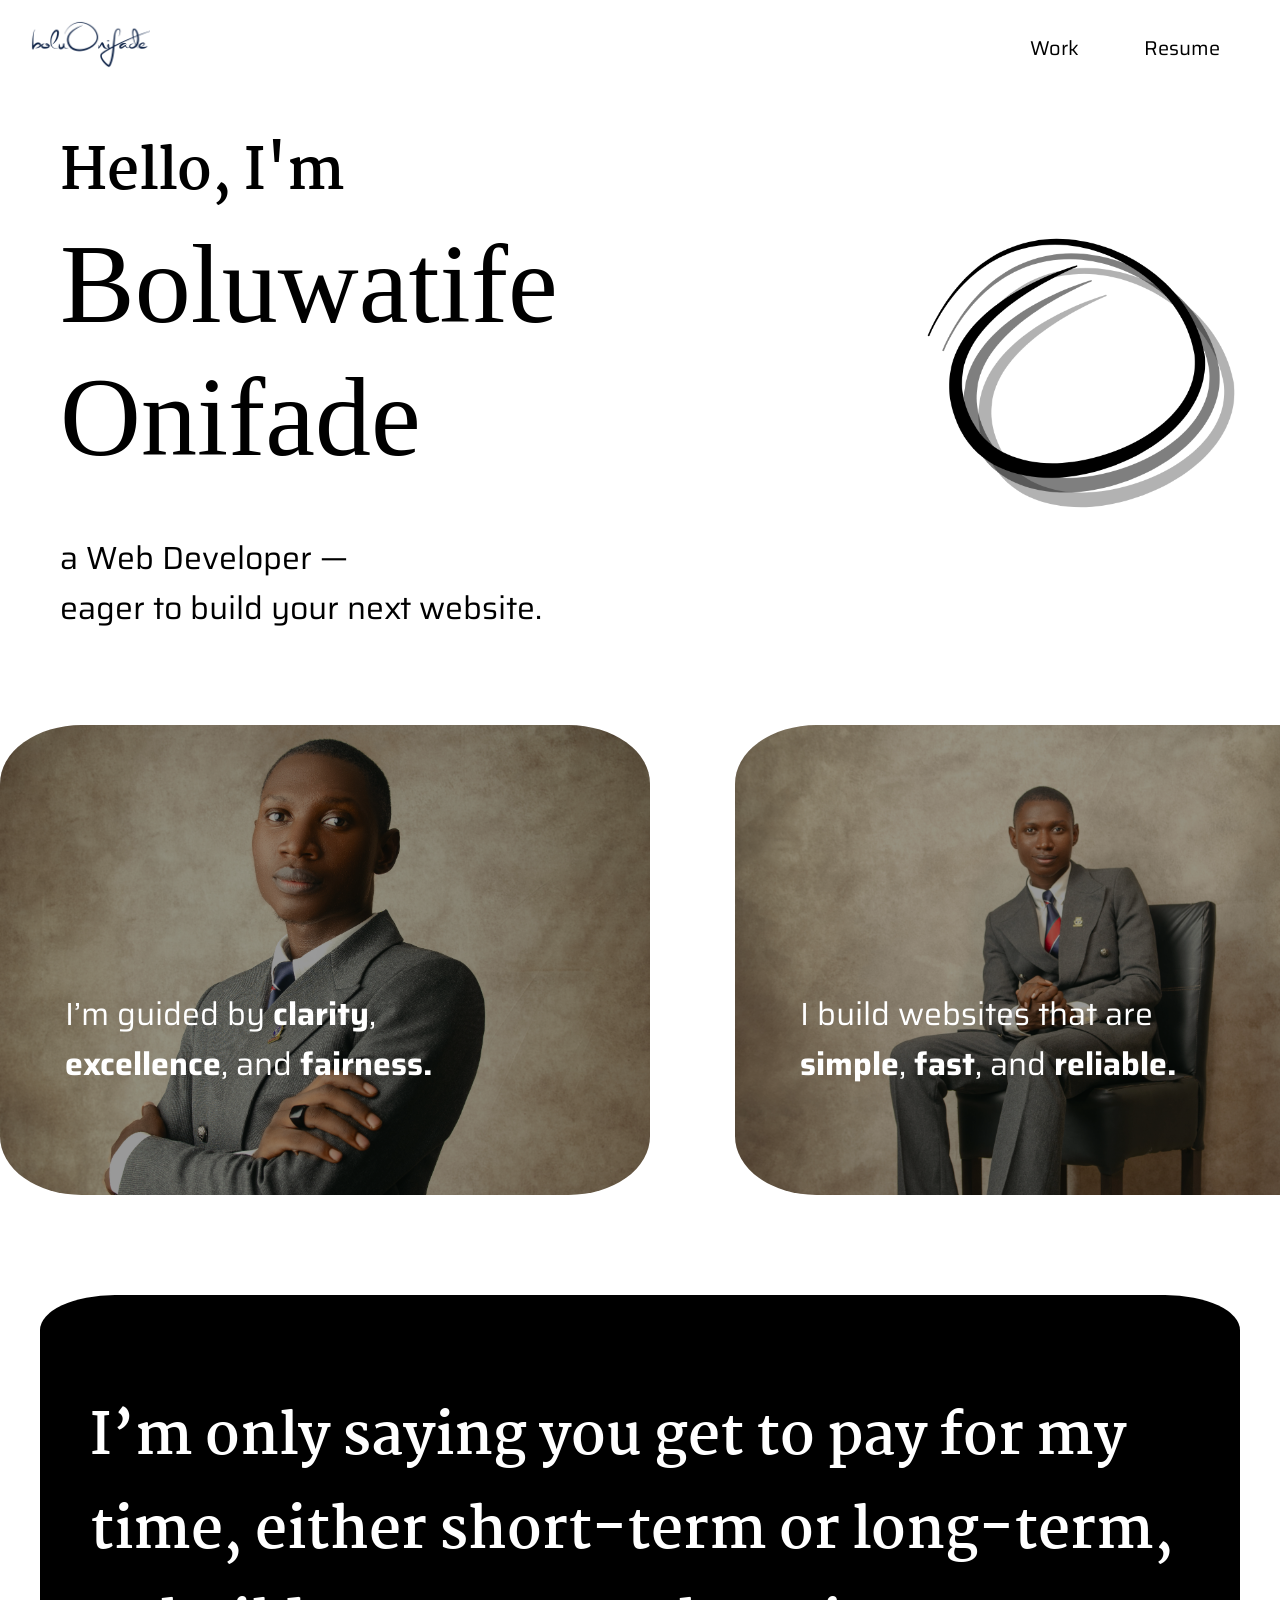
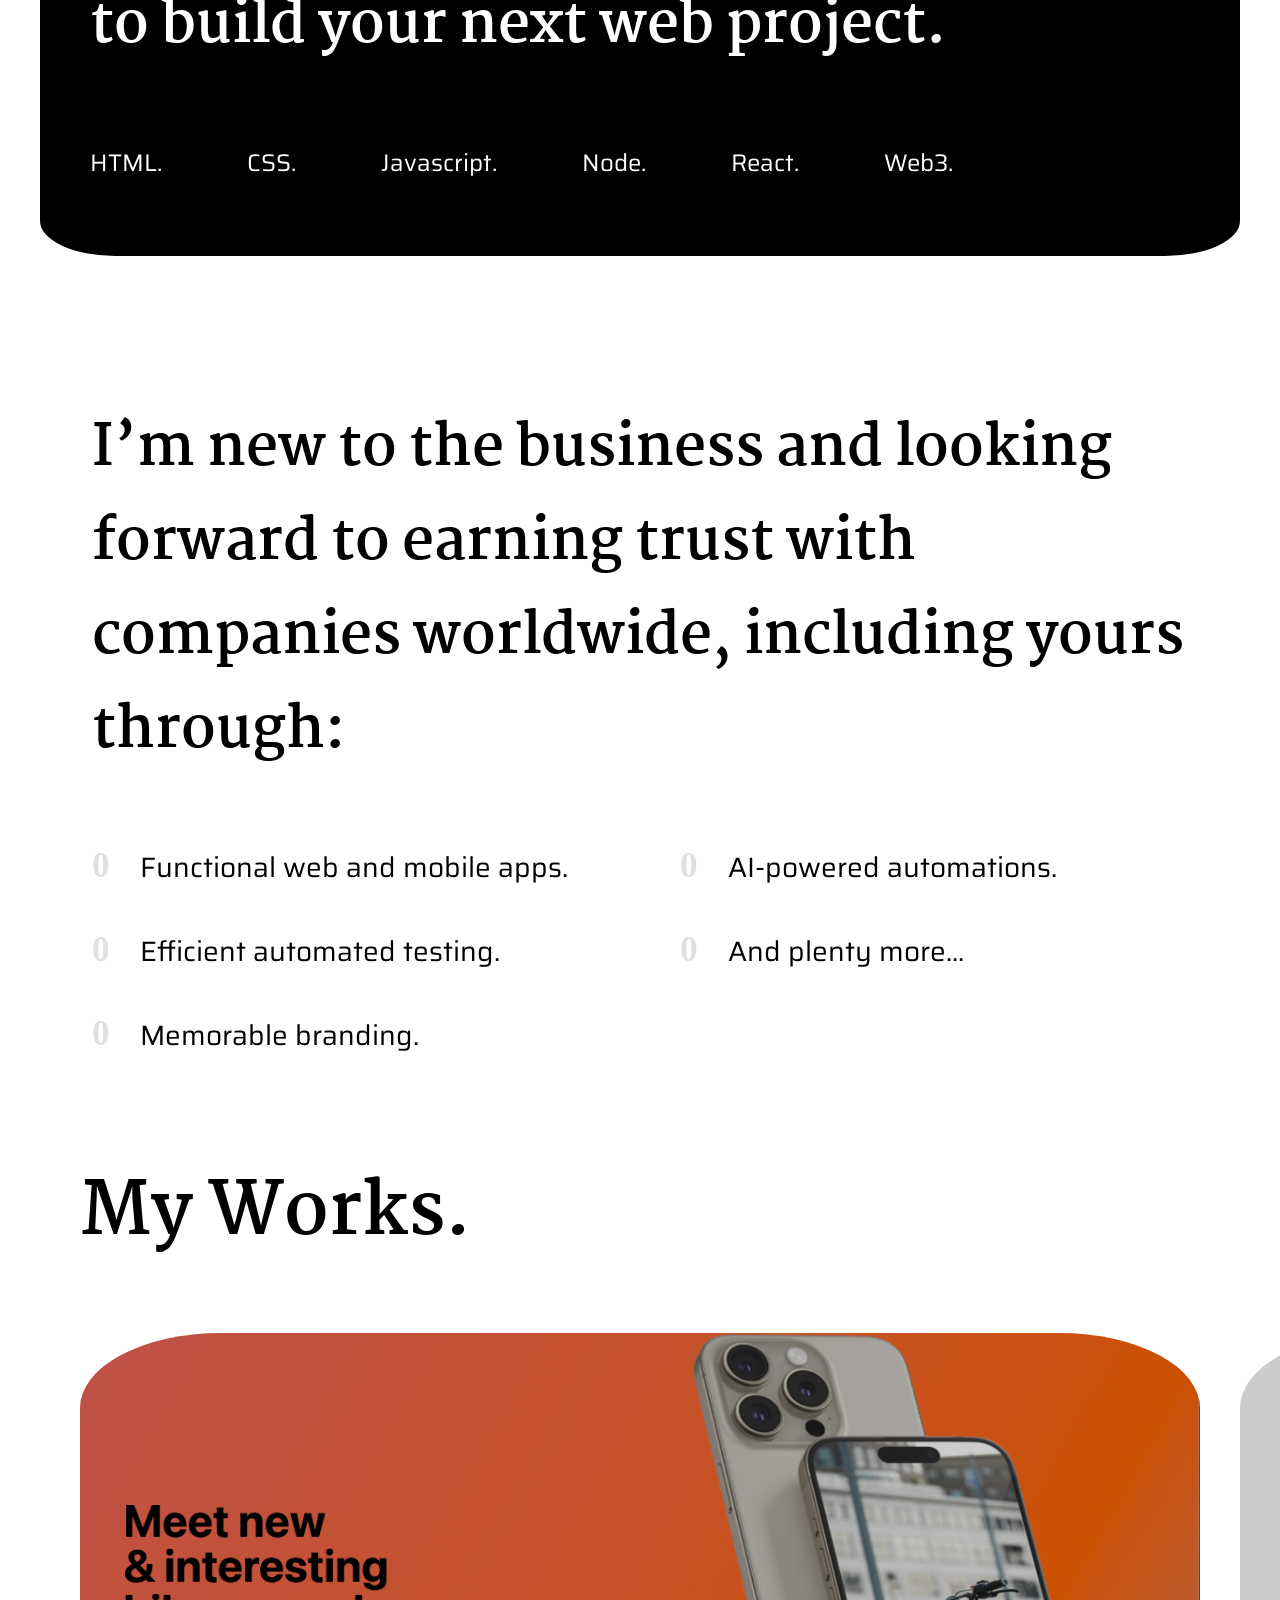
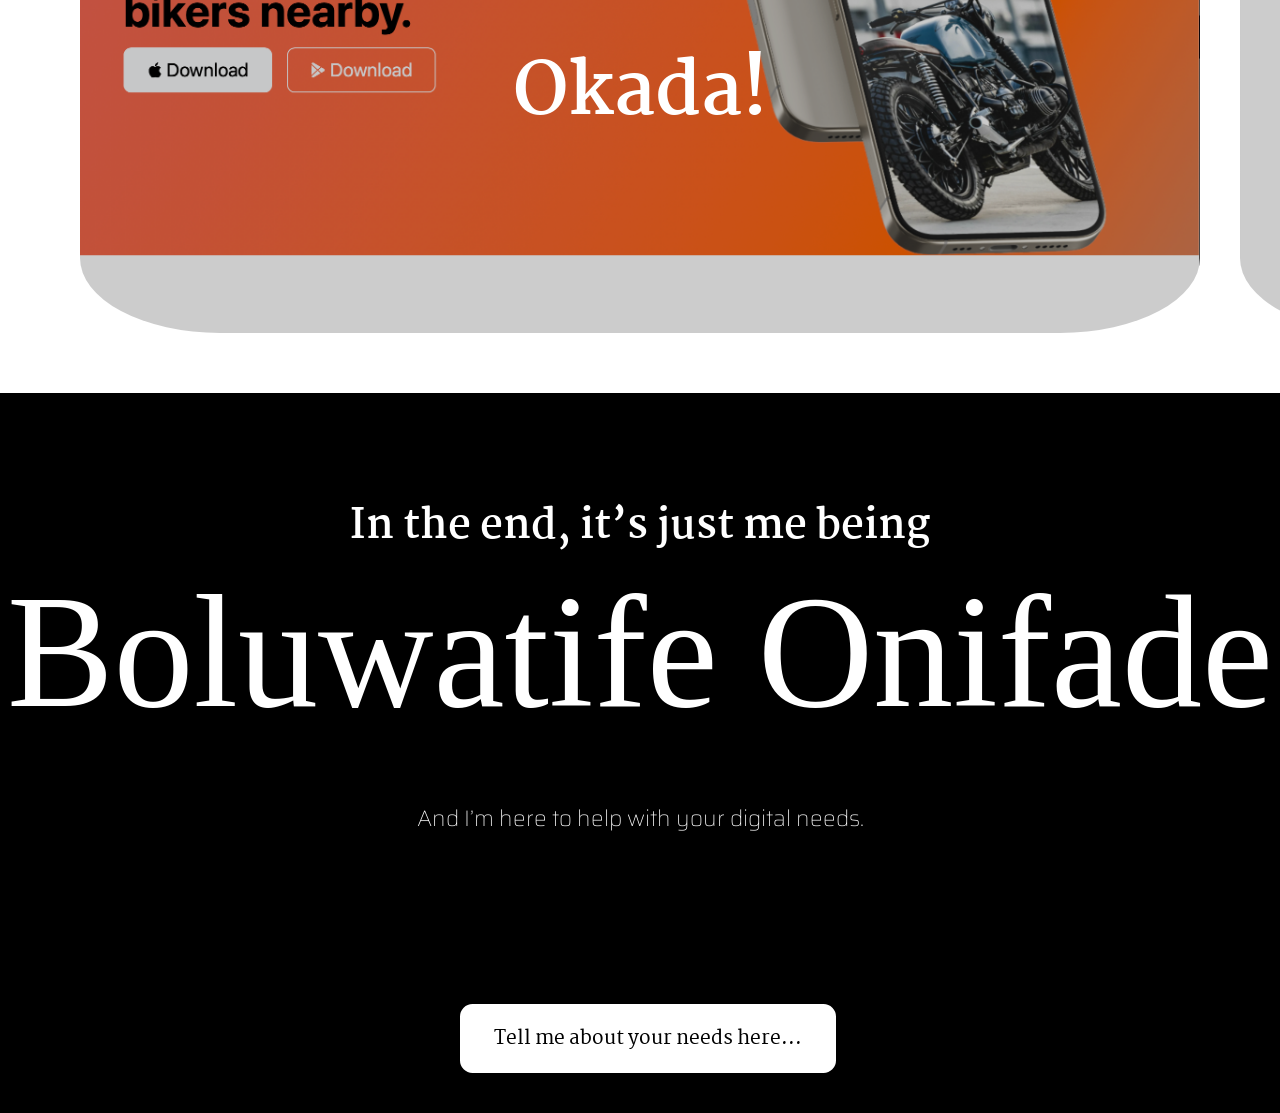
<file: index.html>
<!DOCTYPE html>
<html lang="en">
  <head>
    <meta charset="UTF-8" />
    <meta name="viewport" content="width=device-width, initial-scale=1.0" />
    <title>Boluwatife Onifade</title>
    <link rel="icon" type="images" href="./assets/images/favicon-boluwatife.png" />
    <link rel="stylesheet" href="./assets/css/style.css" />
    <link rel="preconnect" href="https://fonts.googleapis.com" />
    <link rel="preconnect" href="https://fonts.gstatic.com" crossorigin />
    <link
      href="https://fonts.googleapis.com/css2?family=Martel:wght@200;300;400;600;700;800;900&family=Saira:ital,wght@0,100..900;1,100..900&display=swap"
      rel="stylesheet"
    />
    <link
      href="https://db.onlinewebfonts.com/c/b9e83f196f6fdcc7c09ba36688c8b783?family=StephenType"
      rel="stylesheet"
    />
  </head>
  <body>
    <section id="header">
      <div class="navbar">
        <div class="logo-head">
          <a href="index.html"
            ><img src="./assets/images/logo-head.png" alt="bolu's logo"
          /></a>
        </div>
        <div class="menu-head">
          <a href="#works" class="menu-item">Work</a>
          <a
            href="https://dellightte.github.io/capstone-project-my-resume/"
            target="_blank"
            class="menu-item"
            >Resume</a
          >
        </div>
      </div>
    </section>
    <section id="hero-welcome">
      <div class="hero">
        <div class="hello">
          <h1>
            Hello, I'm <br />
            <span class="stephen"> Boluwatife Onifade </span>
          </h1>
          <h3>
            a Web Developer — <br />
            eager to build your next website.
          </h3>
        </div>
        <div class="rotating-logo">
          <img
            class="site-icon"
            src="./assets/images/black-rotating-logo.png"
            alt="site-icon"
          />
        </div>
      </div>
    </section>
    <section id="about-me">
      <div class="about">
        <div class="first-slide">
          <img
            class="bolu-stand"
            src="./assets/images/dr-boluwatife-4.jpg"
            alt="boluwatife's photo"
          />
          <h3 class="stand-text">
            I’m guided by <span class="bolden">clarity</span>, <br />
            <span class="bolden">excellence</span>, and
            <span class="bolden">fairness.</span>
          </h3>
        </div>
        <div class="second-slide">
          <img
            class="bolu-sit"
            src="./assets/images/dr-boluwatife-3.jpg"
            alt="boluwatife's photo sitting"
          />
          <h3 class="sit-text">
            I build websites that are <br />
            <span class="bolden">simple</span>,
            <span class="bolden">fast</span>, and
            <span class="bolden">reliable.</span>
          </h3>
        </div>
      </div>
    </section>
    <section id="skills">
      <div class="cover">
        <div>
          <h1>
            I’m only saying you get to pay for my time, either short-term or
            long-term, to build your next web project.
          </h1>
        </div>
        <div class="carousel-body">
          <div class="carousel-skills">
            <div class="carousel-track">
              <p class="skill-carousel">HTML.</p>
              <p class="skill-carousel">CSS.</p>
              <p class="skill-carousel">Javascript.</p>
              <p class="skill-carousel">Node.</p>
              <p class="skill-carousel">React.</p>
              <p class="skill-carousel">Web3.</p>
            </div>
          </div>
        </div>
      </div>
    </section>
    <section id="services">
      <div class="cover-services">
        <div>
          <h1 class="service-text">
            I’m new to the business and looking forward to earning trust with
            companies worldwide, including yours through:
          </h1>
        </div>
        <div>
          <ol class="list-grid">
            <li class="list-items">Functional web and mobile apps.</li>
            <li class="list-items">Efficient automated testing.</li>
            <li class="list-items">Memorable branding.</li>
            <li class="list-items">AI-powered automations.</li>
            <li class="list-items">And plenty more...</li>
          </ol>
        </div>
      </div>
    </section>
    <section id="works">
      <div class="work-cover">
        <h1 class="works-text">My Works.</h1>
      </div>
    </section>
    <section id="portfolio">
      <div class="portfolio-container">
        <div class="cover-works">
          <img src="./assets/images/okada-webview.png" alt="okada site screenshot" />
          <a href="https://dellightte.github.io/okada/" target="_blank"
            ><h1 class="works-text">Okada!</h1></a
          >
        </div>
        <div class="cover-works">
          <img
            src="./assets/images/apicalx-webview.png"
            alt="apicalx site screenshot"
          />
          <a href="https://dellightte.github.io/apicalX/" target="_blank"
            ><h1 class="works-text">ApicalX</h1></a
          >
        </div>
      </div>
    </section>
    <section id="footer">
      <div class="footer-cover">
        <div class="footer-1">
          <h1 class="footer-text">
            In the end, it’s just me being <br />
            <span class="stephen-footer"> Boluwatife Onifade </span>
          </h1>
        </div>
        <div class="footer-2">
          <h3>And I’m here to help with your digital needs.</h3>
        </div>
        <div class="footer-3">
          <a class="footer-button" href="mailto:lobabolu2024@gmail.com">
            Tell me about your needs here...
          </a>
        </div>
      </div>
    </section>
  </body>
</html>
</file>
<file: assets/css/style.css>
body {
  margin: 0;
}

#header {
  position: sticky;
  top: 0;
  z-index: 1;
}

.navbar {
  background-color: white;
  display: flex;
  justify-content: space-between;
  padding-bottom: 5px;
  padding-top: 20px;
  padding-left: 30px;
  padding-right: 30px;
  font-family: "Saira", sans-serif;
}

.logo-head img {
  width: 120px;
}

.menu-head {
  font-size: 1.25rem;
  align-self: center;
}

.menu-head a:link {
  color: black;
  text-decoration: none;
}
.menu-head a:visited {
  color: black;
}
.menu-head a:hover {
  font-weight: bolder;
}

.menu-item {
  margin-left: 30px;
  margin-right: 30px;
}

.hero {
  display: grid;
  grid-template-columns: 1fr 400px;
  grid-template-rows: auto;
  padding-left: 60px;
}

h1 {
  font-family: "Martel", serif;
  font-size: 3.5rem;
}

.stephen {
  font-family: "StephenType";
  font-size: 7rem;
  font-weight: lighter;
}

h3 {
  font-family: "Saira", sans-serif;
  font-weight: normal;
  font-size: 2rem;
}

@keyframes spin {
  0% {
    transform: rotate(0deg);
  }
  100% {
    transform: rotate(360deg);
  }
}

.rotating-logo {
  display: flex;
  align-items: center;
  justify-content: center;
}
.site-icon {
  animation: spin 16s linear infinite;
  width: 80%;
}

.about {
  display: flex;
  gap: 85px;
  align-items: end;
  overflow-x: scroll;
  white-space: nowrap;
  scrollbar-width: none;
  margin-top: 60px;
}

.first-slide {
  flex-basis: 650px;
  flex-shrink: 0;
  height: 470px;
  border-radius: 12.5%;
  position: relative;
  text-align: left;
  color: white;
}

.second-slide {
  flex-basis: 650px;
  flex-shrink: 0;
  height: 470px;
  border-radius: 12.5%;
  position: relative;
  text-align: left;
  color: white;
}

.bolu-stand {
  width: 100%;
  height: 100%;
  border-radius: 12.5%;
  object-fit: cover;
  filter: brightness(0.6);
}

.stand-text {
  position: absolute;
  top: 60%;
  left: 60%;
  transform: translate(-50%, -50%);
  width: 100%;
}

.bolu-sit {
  width: 100%;
  height: 100%;
  border-radius: 12.5%;
  object-fit: cover;
  filter: brightness(0.6);
}

.sit-text {
  position: absolute;
  top: 60%;
  left: 60%;
  transform: translate(-50%, -50%);
  width: 100%;
}

.bolden {
  font-weight: bold;
}

#skills {
  display: flex;
  justify-content: center;
  margin-top: 60px;
}
.cover {
  width: 87.5vw;
  border-radius: 6.25%;
  background-color: black;
  text-align: left;
  color: white;
  padding: 50px;
  margin: 40px;
}

.carousel-track {
  display: flex;
  justify-content: flex-start;
  gap: 85px;
  overflow-x: auto;
  scrollbar-width: none;
}

.skill-carousel {
  font-family: "Saira", sans-serif;
  font-weight: normal;
  font-size: 1.5rem;
}

#services {
  display: flex;
  justify-content: center;
  margin-top: 60px;
}

.cover-services {
  width: 95vw;
  border-radius: 6.25%;
  text-align: left;
  color: black;
}

.service-text {
  font-family: "Martel", serif;
  padding-left: 60px;
  padding-right: 60px;
}

.list-grid {
  display: grid;
  grid-auto-flow: column;
  grid-template-columns: 1fr 1fr;
  grid-template-rows: 1fr 1fr 1fr;
  list-style: none;
  text-align: left;
}

.list-items {
  font-family: "Saira", sans-serif;
  font-weight: normal;
  font-size: 1.75rem;
  margin: 20px;
}

.list-items::before {
  content: "0";
  color: #e0e0e0;
  margin-right: 30px;
  font-family: "StephenType";
  font-size: 2.2rem;
  font-weight: bold;
}

.work-cover {
  width: 95vw;
  text-align: left;
  padding-left: 80px;
}

.works-text {
  font-family: "Martel", serif;
  font-size: 4.5rem;
}

.portfolio-container {
  display: flex;
  justify-content: left;
  overflow: auto;
  gap: 40px;
  padding-left: 80px;
  scrollbar-width: none;
}

.cover-works {
  width: 87.5vw;
  border-radius: 12.5%;
  height: 600px;
  margin-bottom: 60px;
  position: relative;
  text-align: center;
  color: white;
  flex-shrink: 0;
}

.cover-works img {
  width: 100%;
  height: 100%;
  border-radius: 12.5%;
  object-fit: cover;
  filter: brightness(0.8);
}

.cover-works h1 {
  position: absolute;
  top: 50%;
  left: 50%;
  transform: translate(-50%, -50%);
  width: 100%;
}

.cover-works a:link {
  color: white;
}

.cover-works a:visited {
  color: white;
}

.cover-works a:hover {
  color: rgb(243, 243, 243);
}

#footer {
  background-color: black;
}

.footer-cover {
  display: flex;
  flex-direction: column;
  padding-top: 20px;
  height: 700px;
  align-items: center;
  justify-content: flex-start;
  text-align: center;
  position: relative;
}

.footer-3 {
  position: absolute;
  bottom: 40px;
}

.footer-text {
  font-family: "Martel", serif;
  font-size: 2.5rem;
  color: white;
  margin-top: 80px;
}

.stephen-footer {
  font-family: "StephenType";
  font-size: 10rem;
  font-weight: lighter;
}

.footer-cover h3 {
  font-family: "Saira", serif;
  font-size: 1.4rem;
  color: white;
  font-weight: lighter;
}

.footer-button {
  appearance: none;
  background-color: white;
  border: 2px solid white;
  border-radius: 12.5px;
  width: 20%;
  color: black;
  cursor: pointer;
  display: inline-block;
  font-family: "Martel", serif;
  font-size: 1.2rem;
  font-weight: 600;
  line-height: normal;
  margin: 0;
  min-height: 30px;
  min-width: 0;
  outline: none;
  padding: 16px 24px;
  text-align: center;
  text-decoration: none;
  transition: all 300ms cubic-bezier(0.23, 1, 0.32, 1);
  user-select: none;
  -webkit-user-select: none;
  touch-action: manipulation;
  width: 90%;
  will-change: transform;
}

.footer-button:disabled {
  pointer-events: none;
}

.footer-button:hover {
  color: #fff;
  background-color: #1a1a1a;
  box-shadow: rgba(0, 0, 0, 0.25) 0 8px 15px;
  transform: translateY(-2px);
}

.footer-button:active {
  box-shadow: none;
  transform: translateY(0);
}

@media (max-width: 680px) {
  h3 {
    font-size: 1.5rem;
  }

  .navbar {
    display: flex;
    flex-direction: column;
    align-items: center;
  }

  .hero {
    display: flex;
    flex-direction: column;
    align-items: center;
    text-align: center;
    padding-left: 0;
  }

  .about {
    flex-direction: column;
    overflow: hidden;
    gap: 40px;
    align-items: center;
  }

  .about img {
    border-radius: 6.25%;
  }

  .cover {
    text-align: left;
    padding: 10px;
    margin: 0;
  }

  .cover h1 {
    font-size: 2rem;
  }

  .carousel-track {
    display: grid;
    gap: 1px;
    grid-template-columns: 1fr 1fr 1fr;
    grid-template-rows: repeat(2, 1fr);
  }

  .carousel-track p {
    margin: 0;
    font-size: 1rem;
    font-weight: normal;
  }

  .service-text {
    font-size: 1.9rem;
    padding: 10px;
    text-align: left;
  }

  .list-grid {
    padding: 0;
    display: grid;
    grid-auto-flow: column;
    grid-template-columns: 1fr;
    grid-template-rows: repeat(5, 1fr);
  }

  .list-items {
    font-size: 1.25rem;
    margin: 10px;
  }

  .list-items::before {
    font-family: "StephenType";
    font-size: 2.2rem;
    margin-right: 10px;
  }

  .work-cover {
    padding: 0;
  }

  .works-text {
    font-size: 3.5rem;
  }

  .portfolio-container {
    display: flex;
    flex-direction: column;
    overflow: hidden;
    padding: 0;
    justify-content: center;
    align-items: center;
  }

  .cover-works {
    height: 200px;
    margin: 0;
    border-radius: 6.25%;
  }

  .cover-works img {
    border-radius: 6.25%;
  }

  .cover-works h1 {
    font-size: 2rem;
  }

  #footer {
    margin-top: 40px;
  }

  .footer-cover {
    position: relative;
  }

  .footer-3 {
    position: absolute;
    bottom: 60px;
  }

  .footer-text {
    font-size: 2rem;
  }

  .stephen-footer {
    font-size: 5rem;
  }
}
</file>
